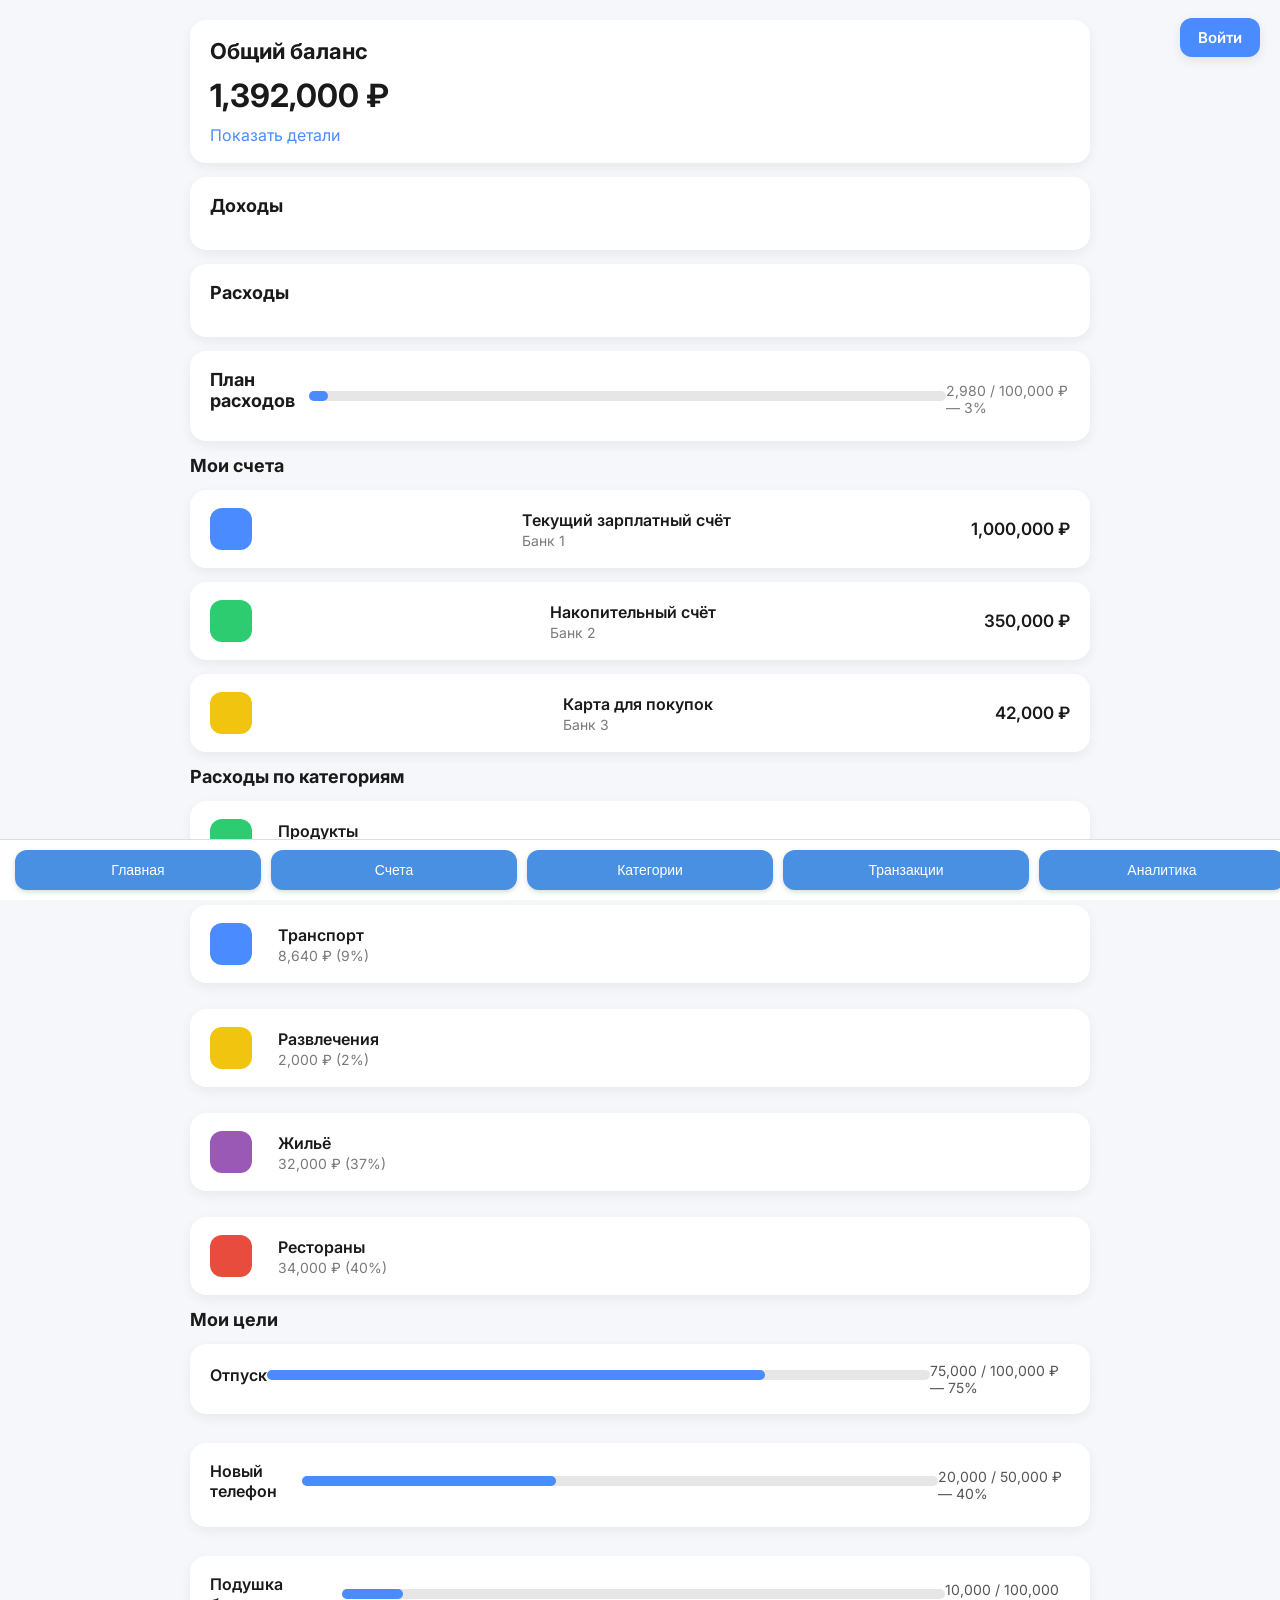
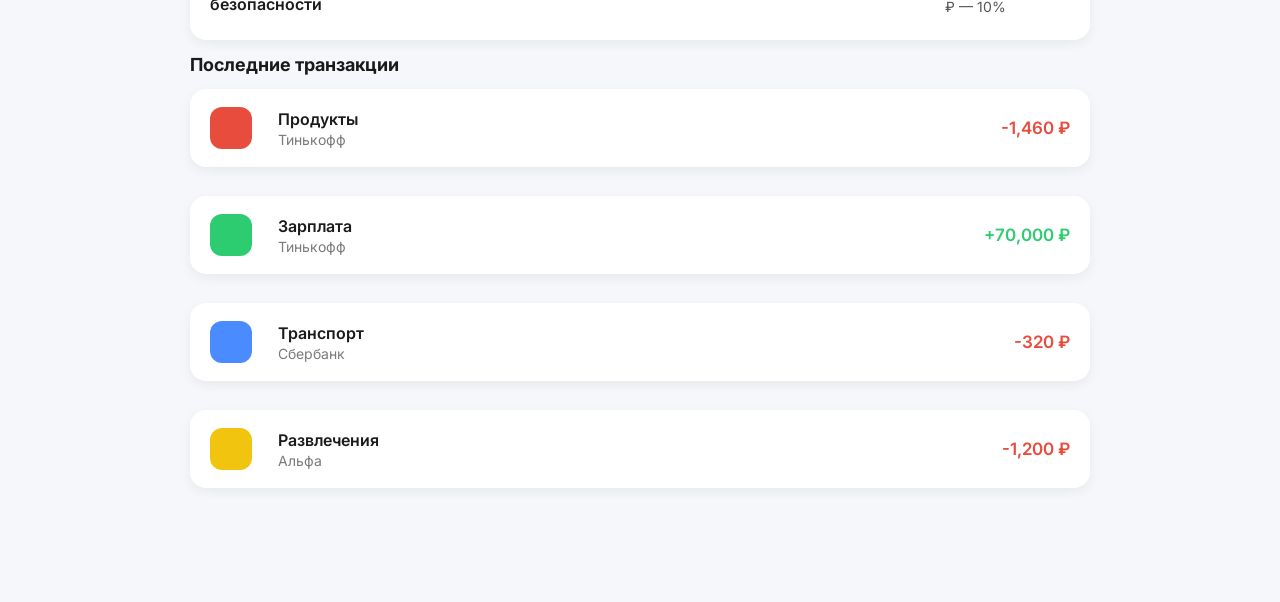
<file: index.html>
<!DOCTYPE html>
<html lang="ru">
<head>
    <meta charset="UTF-8">
    <title>Главная</title>
    <link rel="stylesheet" href="style.css">
    <link href="https://fonts.googleapis.com/css2?family=Inter:wght@400;500;600;700&display=swap" rel="stylesheet">
</head>

<body data-page="home">

    <div class="page-content">

        <!-- Общий баланс -->
        <section class="card section">
            <div>
                <h2>Общий баланс</h2>
                <div class="balance-value" style="font-size:32px; font-weight:700;"></div>
                <div class="balance-link" style="color:var(--blue); margin-top:6px;">Показать детали</div>
            </div>
        </section>

        <!-- Доходы / Расходы -->
        <section class="section">
            <div class="card" style="flex-direction:column; align-items:flex-start;">
                <h3>Доходы</h3>
                <div class="value green" style="font-size:24px; font-weight:700;"></div>
                <div class="percent up text-muted"></div>
            </div>

            <div class="card" style="flex-direction:column; align-items:flex-start; margin-top:14px;">
                <h3>Расходы</h3>
                <div class="value red" style="font-size:24px; font-weight:700;"></div>
                <div class="percent down text-muted"></div>
            </div>
        </section>

        <!-- План расходов -->
        <section class="card section">
            <h3>План расходов</h3>
            <div class="plan-line" style="margin-top:10px;">
                <div class="plan-fill"></div>
            </div>
            <div class="plan-text text-muted" style="margin-top:6px;"></div>
        </section>

        <!-- Мои счета -->
        <section class="section">
            <h3 style="margin-bottom:14px;">Мои счета</h3>
            <div class="accounts-short"></div>
        </section>

        <!-- Категории -->
        <section class="section">
            <h3 style="margin-bottom:14px;">Расходы по категориям</h3>
            <div class="categories-list"></div>
        </section>

        <!-- Цели -->
        <section class="section">
            <h3 style="margin-bottom:14px;">Мои цели</h3>
            <div class="goals-list"></div>
        </section>

        <!-- Последние транзакции -->
        <section class="section">
            <h3 style="margin-bottom:14px;">Последние транзакции</h3>
            <div class="transactions-list"></div>
        </section>

    </div>

    <!-- Новый navbar -->
    <div id="navbar"></div>

    <script src="script.js"></script>
    <script>
        fetch("components/navbar.html")
            .then(res => res.text())
            .then(html => {
                document.getElementById("navbar").innerHTML = html;
            });
    </script>

</body>
</html>
</file>
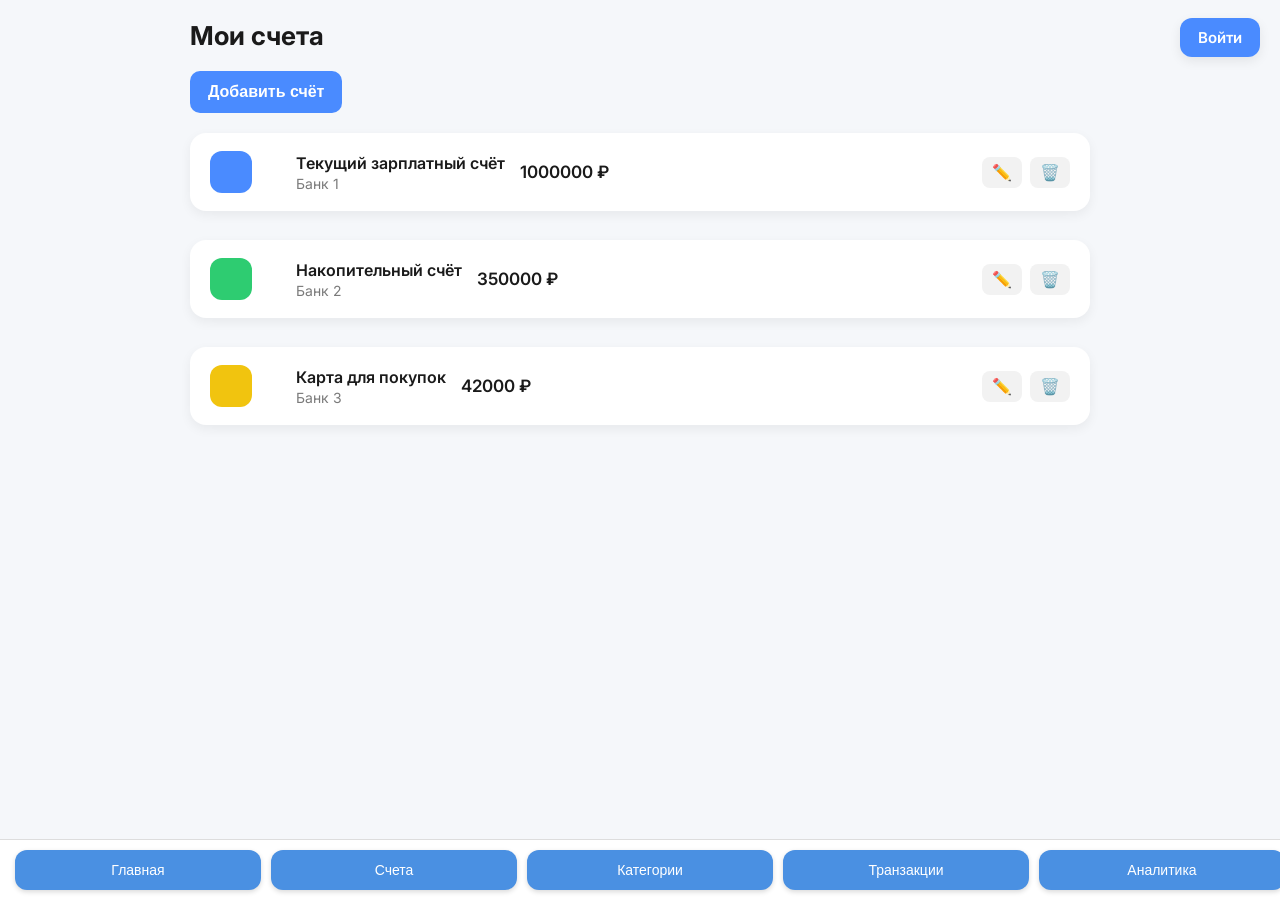
<file: accounts.html>
<!DOCTYPE html>
<html lang="ru">
<head>
    <meta charset="UTF-8">
    <title>Мои счета</title>
    <link rel="stylesheet" href="style.css">
    <link href="https://fonts.googleapis.com/css2?family=Inter:wght@400;500;600;700&display=swap" rel="stylesheet">
</head>

<body data-page="accounts">

    <div class="page-content">

        <h1 class="page-title">Мои счета</h1>

        <button class="btn-add-account" id="addAccountBtn">Добавить счёт</button>

        <section class="accounts-list">

            <!-- Счета будут подставляться динамически через JS -->
            <!-- Пример статичных карточек (можно удалить, если JS сам рендерит) -->

            <div class="account-card">
                <div class="acc-icon blue"></div>
                <div class="account-info">
                    <div class="acc-title">Текущий зарплатный счёт</div>
                    <div class="acc-bank">Банк 1</div>
                </div>
                <div class="acc-value">1 000 000 ₽</div>
            </div>

            <div class="account-card">
                <div class="acc-icon green"></div>
                <div class="account-info">
                    <div class="acc-title">Накопительный счёт</div>
                    <div class="acc-bank">Банк 2</div>
                </div>
                <div class="acc-value">350 000 ₽</div>
            </div>

            <div class="account-card">
                <div class="acc-icon yellow"></div>
                <div class="account-info">
                    <div class="acc-title">Карта для покупок</div>
                    <div class="acc-bank">Банк 3</div>
                </div>
                <div class="acc-value">42 000 ₽</div>
            </div>

        </section>

    </div>

    <div id="navbar"></div>

    <div class="modal" id="accountModal">
    <div class="modal-content">
        <h2 id="modalTitle">Новый счёт</h2>

        <label>Название счёта</label>
        <input type="text" id="accountName">

        <label>Банк</label>
        <input type="text" id="accountBank">

        <label>Цвет</label>
        <select id="accountColor">
            <option value="blue">Синий</option>
            <option value="green">Зелёный</option>
            <option value="yellow">Жёлтый</option>
            <option value="red">Красный</option>
            <option value="purple">Фиолетовый</option>
        </select>

        <div class="modal-actions">
            <button id="saveAccountBtn">Сохранить</button>
            <button id="cancelAccountBtn">Отмена</button>
        </div>
    </div>
</div>

<script src="script.js"></script>
    <script>
        fetch("components/navbar.html")
            .then(res => res.text())
            .then(html => {
                document.getElementById("navbar").innerHTML = html;
            });
    </script>

</body>
</html>
</file>
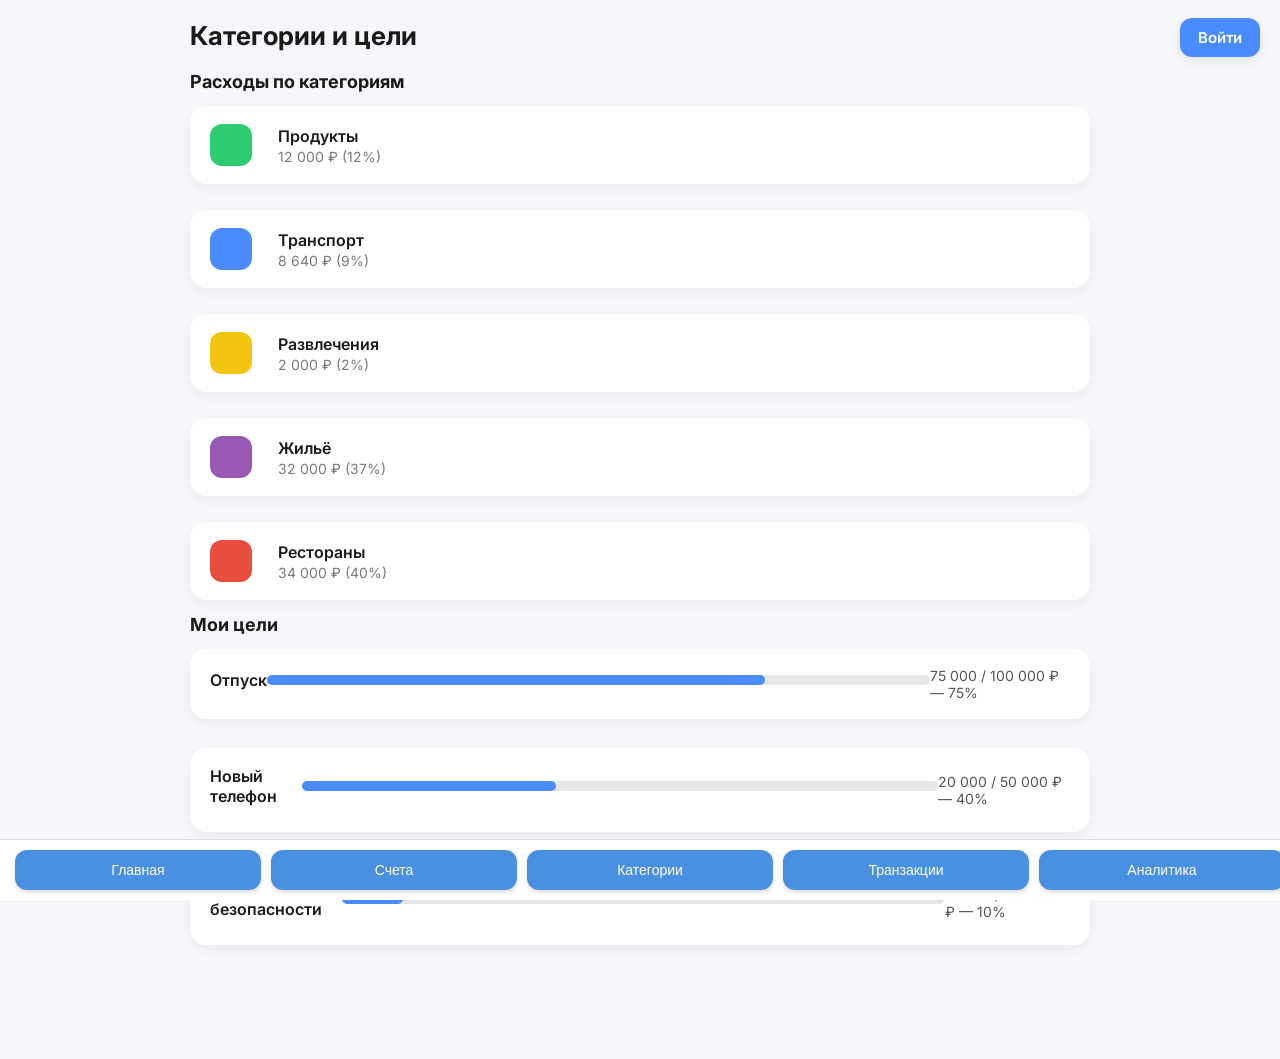
<file: categories.html>
<!DOCTYPE html>
<html lang="ru">
<head>
    <meta charset="UTF-8">
    <title>Категории и цели</title>
    <link rel="stylesheet" href="style.css">
    <link href="https://fonts.googleapis.com/css2?family=Inter:wght@400;500;600;700&display=swap" rel="stylesheet">
</head>

<body data-page="categories">

    <div class="page-content">

        <h1 class="page-title">Категории и цели</h1>

        <!-- КАТЕГОРИИ -->
        <section class="section">
            <h3 style="margin-bottom:14px;">Расходы по категориям</h3>

            <div class="categories-list">

                <div class="category-card">
                    <div class="category-left">
                        <div class="category-icon green"></div>
                        <div class="category-info">
                            <div class="category-title">Продукты</div>
                            <div class="category-percent">12 000 ₽ (12%)</div>
                        </div>
                    </div>
                </div>

                <div class="category-card">
                    <div class="category-left">
                        <div class="category-icon blue"></div>
                        <div class="category-info">
                            <div class="category-title">Транспорт</div>
                            <div class="category-percent">8 640 ₽ (9%)</div>
                        </div>
                    </div>
                </div>

                <div class="category-card">
                    <div class="category-left">
                        <div class="category-icon yellow"></div>
                        <div class="category-info">
                            <div class="category-title">Развлечения</div>
                            <div class="category-percent">2 000 ₽ (2%)</div>
                        </div>
                    </div>
                </div>

                <div class="category-card">
                    <div class="category-left">
                        <div class="category-icon purple"></div>
                        <div class="category-info">
                            <div class="category-title">Жильё</div>
                            <div class="category-percent">32 000 ₽ (37%)</div>
                        </div>
                    </div>
                </div>

                <div class="category-card">
                    <div class="category-left">
                        <div class="category-icon red"></div>
                        <div class="category-info">
                            <div class="category-title">Рестораны</div>
                            <div class="category-percent">34 000 ₽ (40%)</div>
                        </div>
                    </div>
                </div>

            </div>
        </section>

        <!-- ЦЕЛИ -->
        <section class="section">
            <h3 style="margin-bottom:14px;">Мои цели</h3>

            <div class="goals-list">

                <div class="goal-card">
                    <div class="goal-title">Отпуск</div>
                    <div class="goal-progress">
                        <div class="goal-fill" style="width: 75%;"></div>
                    </div>
                    <div class="goal-text">75 000 / 100 000 ₽ — 75%</div>
                </div>

                <div class="goal-card">
                    <div class="goal-title">Новый телефон</div>
                    <div class="goal-progress">
                        <div class="goal-fill" style="width: 40%;"></div>
                    </div>
                    <div class="goal-text">20 000 / 50 000 ₽ — 40%</div>
                </div>

                <div class="goal-card">
                    <div class="goal-title">Подушка безопасности</div>
                    <div class="goal-progress">
                        <div class="goal-fill" style="width: 10%;"></div>
                    </div>
                    <div class="goal-text">10 000 / 100 000 ₽ — 10%</div>
                </div>

            </div>
        </section>

    </div>

    <!-- Новый navbar -->
    <div id="navbar"></div>

    <script src="script.js"></script>
    <script>
        fetch("components/navbar.html")
            .then(res => res.text())
            .then(html => {
                document.getElementById("navbar").innerHTML = html;
            });
    </script>

</body>
</html>
</file>
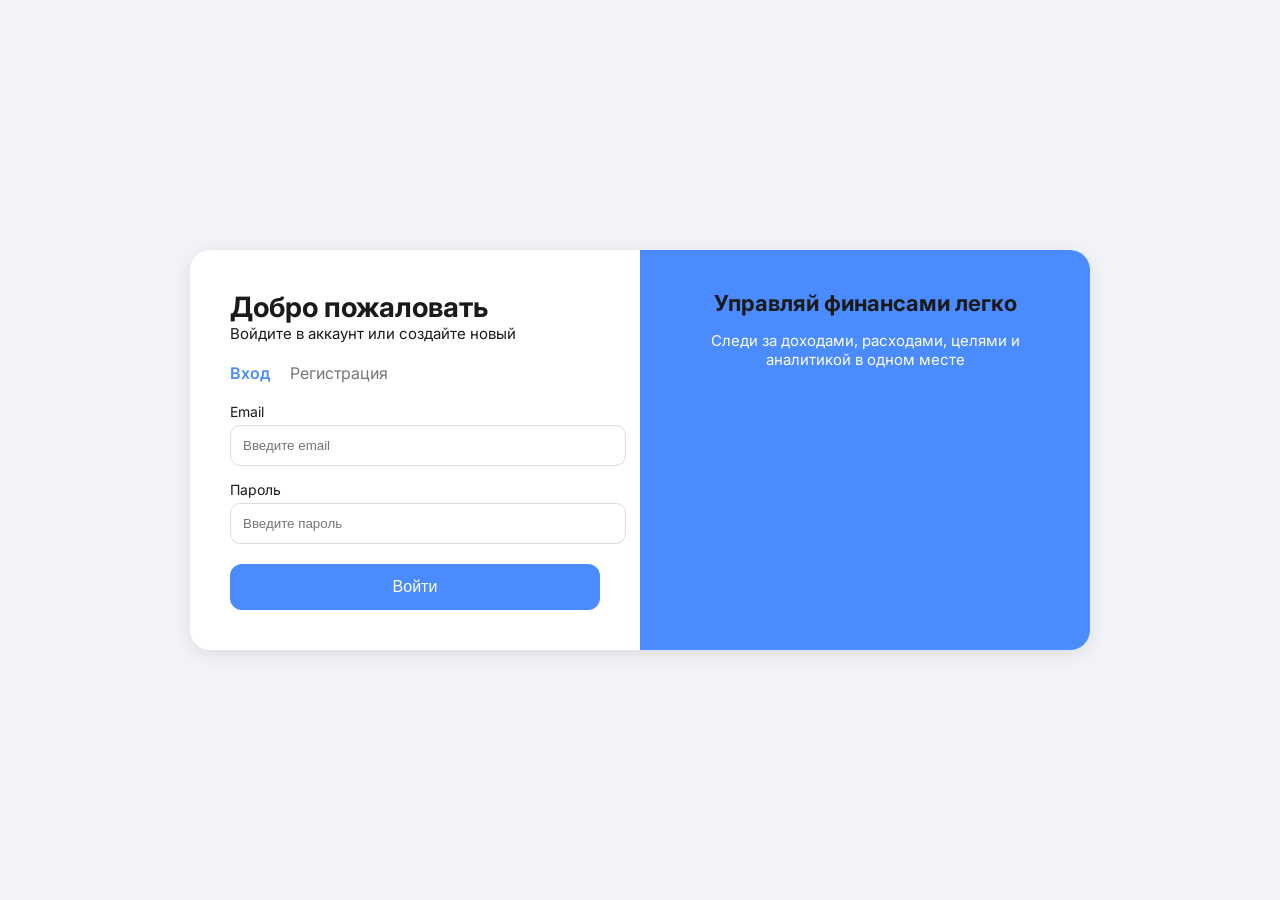
<file: login.html>
<!DOCTYPE html>
<html lang="ru">
<head>
    <meta charset="UTF-8">
    <title>Вход / Регистрация</title>
    <link rel="stylesheet" href="style.css">
    <link href="https://fonts.googleapis.com/css2?family=Inter:wght@400;500;600;700&display=swap" rel="stylesheet">
</head>

<body class="auth-page">

    <div class="auth-container">

        <!-- Левая часть (форма) -->
        <div class="auth-left">

            <div class="auth-title">Добро пожаловать</div>
            <div class="auth-subtitle">Войдите в аккаунт или создайте новый</div>

            <!-- Табы -->
            <div class="auth-tabs">
                <div class="auth-tab active" id="loginTab">Вход</div>
                <div class="auth-tab" id="registerTab">Регистрация</div>
            </div>

            <!-- Форма входа -->
            <form class="auth-form" id="loginForm">

                <label>Email</label>
                <input type="email" placeholder="Введите email">

                <label>Пароль</label>
                <input type="password" placeholder="Введите пароль">

                <button type="button" class="auth-btn">Войти</button>
            </form>

            <!-- Форма регистрации -->
            <form class="auth-form" id="registerForm" style="display: none;">

                <label>Имя</label>
                <input type="text" placeholder="Введите имя">

                <label>Email</label>
                <input type="email" placeholder="Введите email">

                <label>Пароль</label>
                <input type="password" placeholder="Введите пароль">

                <button type="button" class="auth-btn">Создать аккаунт</button>
            </form>

        </div>

        <!-- Правая часть (картинка / текст) -->
        <div class="auth-right">
            <h2>Управляй финансами легко</h2>
            <p>Следи за доходами, расходами, целями и аналитикой в одном месте</p>
        </div>

    </div>

    <script>
        const loginTab = document.getElementById("loginTab");
        const registerTab = document.getElementById("registerTab");

        const loginForm = document.getElementById("loginForm");
        const registerForm = document.getElementById("registerForm");

        loginTab.onclick = () => {
            loginTab.classList.add("active");
            registerTab.classList.remove("active");

            loginForm.style.display = "block";
            registerForm.style.display = "none";
        };

        registerTab.onclick = () => {
            registerTab.classList.add("active");
            loginTab.classList.remove("active");

            loginForm.style.display = "none";
            registerForm.style.display = "block";
        };
    </script>

</body>
</html>
</file>
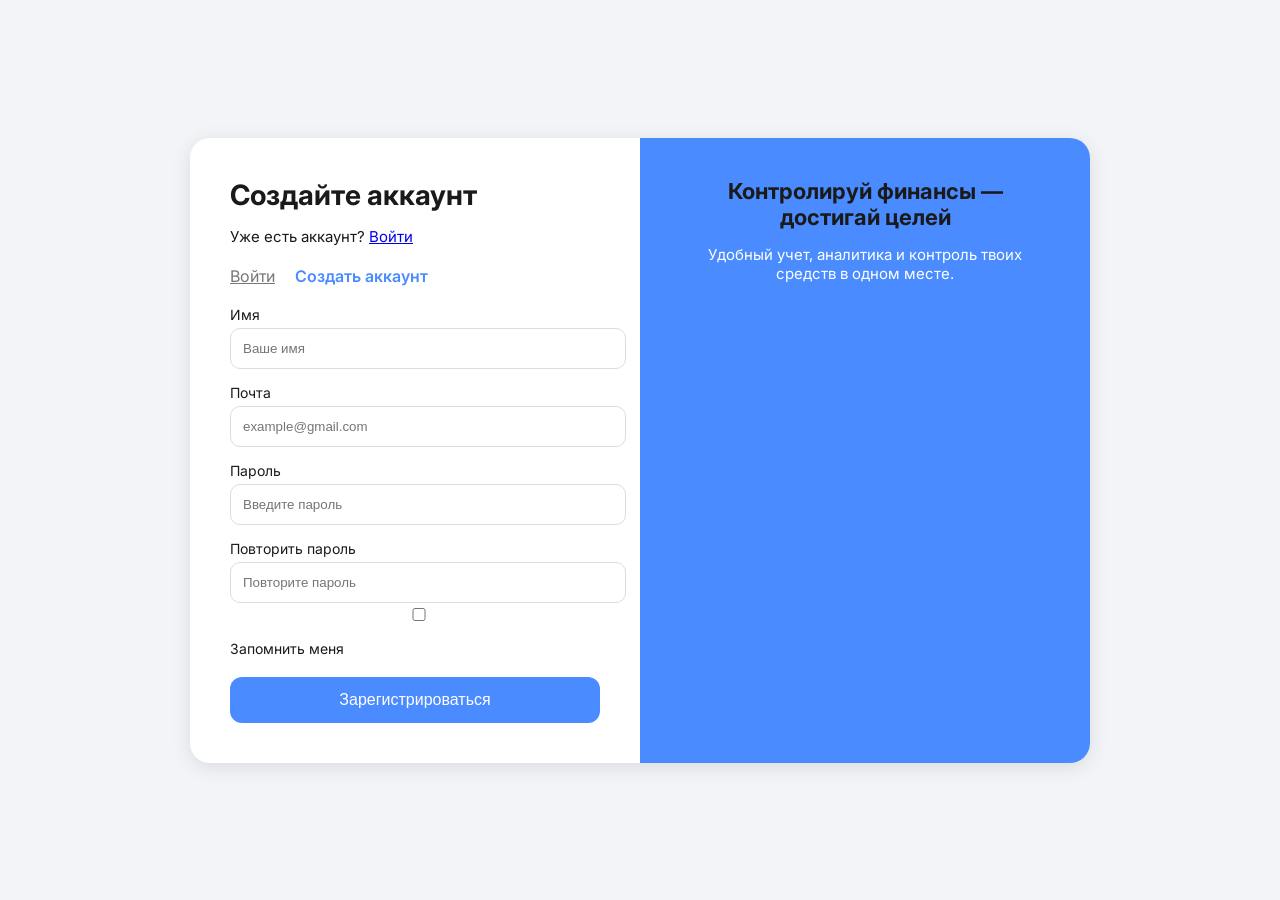
<file: register.html>
<!DOCTYPE html>
<html lang="ru">
<head>
    <meta charset="UTF-8">
    <title>Регистрация</title>
    <link rel="stylesheet" href="style.css">
    <link href="https://fonts.googleapis.com/css2?family=Inter:wght@400;500;600;700&display=swap" rel="stylesheet">
</head>
<body class="auth-page">

<div class="auth-container">
    <div class="auth-left">
        <h1 class="auth-title">Создайте аккаунт</h1>
        <p class="auth-subtitle">Уже есть аккаунт? <a href="login.html">Войти</a></p>

        <div class="auth-tabs">
            <a class="auth-tab" href="login.html">Войти</a>
            <a class="auth-tab active">Создать аккаунт</a>
        </div>

        <form class="auth-form">
            <label>Имя</label>
            <input type="text" placeholder="Ваше имя">

            <label>Почта</label>
            <input type="email" placeholder="example@gmail.com">

            <label>Пароль</label>
            <input type="password" placeholder="Введите пароль">

            <label>Повторить пароль</label>
            <input type="password" placeholder="Повторите пароль">

            <div class="auth-remember">
                <input type="checkbox" id="remember">
                <label for="remember">Запомнить меня</label>
            </div>

            <button class="auth-btn">Зарегистрироваться</button>
        </form>
    </div>

    <div class="auth-right">
        <div class="auth-illustration"></div>
        <h2 class="auth-slogan">Контролируй финансы — достигай целей</h2>
        <p class="auth-desc">Удобный учет, аналитика и контроль твоих средств в одном месте.</p>
    </div>
</div>

</body>
</html>
</file>
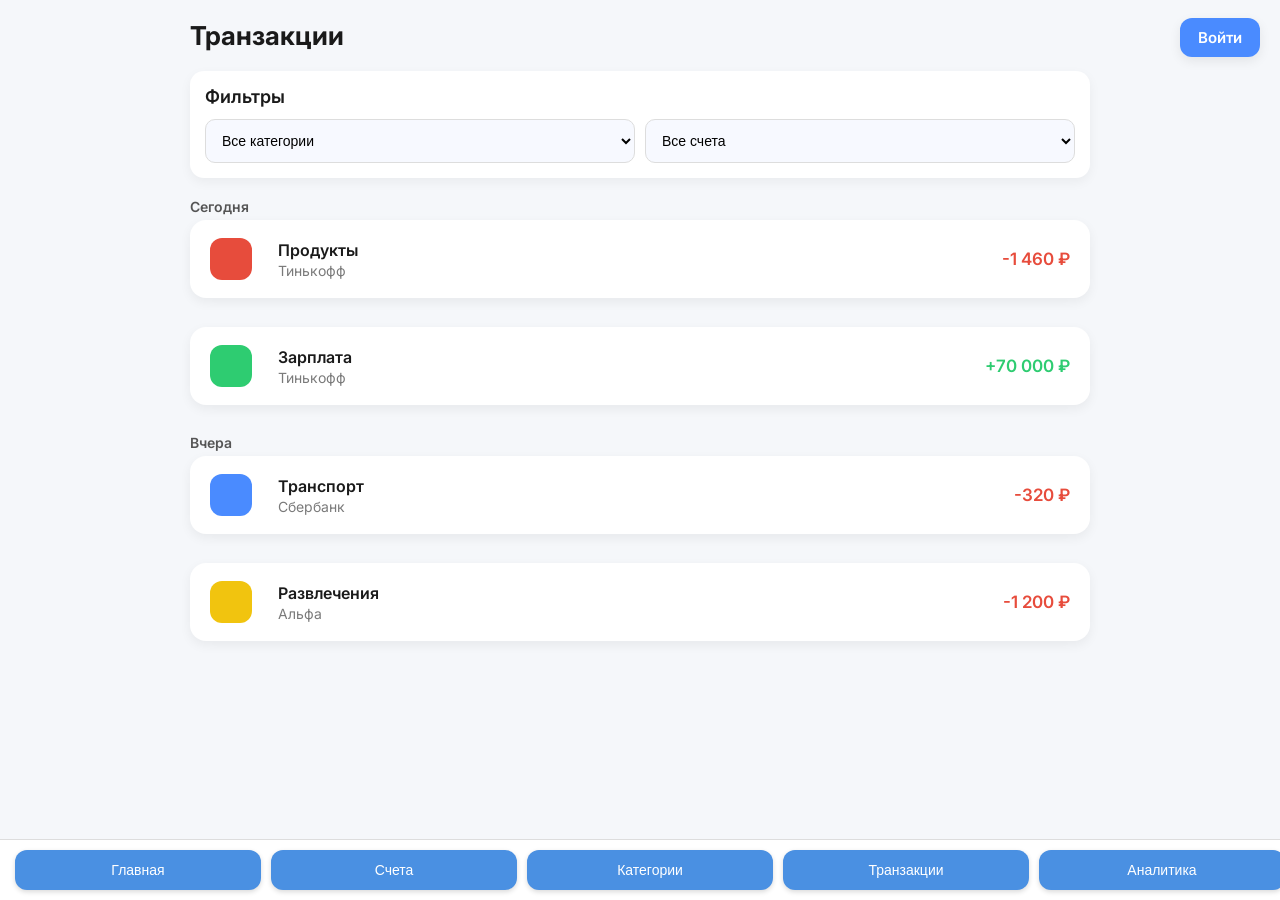
<file: transactions.html>
<!DOCTYPE html>
<html lang="ru">
<head>
    <meta charset="UTF-8">
    <title>Транзакции</title>
    <link rel="stylesheet" href="style.css">
    <link href="https://fonts.googleapis.com/css2?family=Inter:wght@400;500;600;700&display=swap" rel="stylesheet">
</head>

<body data-page="transactions">

    <div class="page-content">

        <h1 class="page-title">Транзакции</h1>

        <!-- Фильтры -->
        <section class="filters-block">
            <div class="filters-title">Фильтры</div>

            <div class="filters-row">
                <select class="filter-select" id="filterCategory">
                    <option value="all">Все категории</option>
                    <option value="Продукты">Продукты</option>
                    <option value="Транспорт">Транспорт</option>
                    <option value="Развлечения">Развлечения</option>
                    <option value="Жильё">Жильё</option>
                    <option value="Рестораны">Рестораны</option>
                </select>

                <select class="filter-select" id="filterAccount">
                    <option value="all">Все счета</option>
                    <option value="Тинькофф">Тинькофф</option>
                    <option value="Сбербанк">Сбербанк</option>
                    <option value="Альфа">Альфа</option>
                </select>
            </div>
        </section>

        <!-- Сегодня -->
        <div class="date-divider">Сегодня</div>

        <section class="transactions-list">

            <div class="transaction-card">
                <div class="transaction-left">
                    <div class="transaction-icon red"></div>
                    <div class="transaction-info">
                        <div class="transaction-title">Продукты</div>
                        <div class="transaction-subtitle">Тинькофф</div>
                    </div>
                </div>
                <div class="transaction-amount red">-1 460 ₽</div>
            </div>

            <div class="transaction-card">
                <div class="transaction-left">
                    <div class="transaction-icon green"></div>
                    <div class="transaction-info">
                        <div class="transaction-title">Зарплата</div>
                        <div class="transaction-subtitle">Тинькофф</div>
                    </div>
                </div>
                <div class="transaction-amount green">+70 000 ₽</div>
            </div>

        </section>

        <!-- Вчера -->
        <div class="date-divider">Вчера</div>

        <section class="transactions-list">

            <div class="transaction-card">
                <div class="transaction-left">
                    <div class="transaction-icon blue"></div>
                    <div class="transaction-info">
                        <div class="transaction-title">Транспорт</div>
                        <div class="transaction-subtitle">Сбербанк</div>
                    </div>
                </div>
                <div class="transaction-amount red">-320 ₽</div>
            </div>

            <div class="transaction-card">
                <div class="transaction-left">
                    <div class="transaction-icon yellow"></div>
                    <div class="transaction-info">
                        <div class="transaction-title">Развлечения</div>
                        <div class="transaction-subtitle">Альфа</div>
                    </div>
                </div>
                <div class="transaction-amount red">-1 200 ₽</div>
            </div>

        </section>

    </div>

    <!-- Новый navbar -->
    <div id="navbar"></div>

    <script src="script.js"></script>

    <script>
        fetch("components/navbar.html")
            .then(res => res.text())
            .then(html => {
                document.getElementById("navbar").innerHTML = html;
            });
    </script>

</body>
</html>
</file>
<file: style.css>
:root {
    /* Основные цвета */
    --blue: #4A8BFF;
    --green: #2ECC71;
    --yellow: #F1C40F;
    --red: #E74C3C;
    --purple: #9B59B6;

    /* Текст */
    --text-main: #1A1A1A;
    --text-muted: #7A7A7A;

    /* Фон */
    --bg: #F5F7FA;
    --white: #FFFFFF;

    /* Тени */
    --shadow-sm: 0 2px 6px rgba(0,0,0,0.05);
    --shadow-md: 0 4px 12px rgba(0,0,0,0.08);
    --shadow-lg: 0 6px 16px rgba(0,0,0,0.12);

    /* Скругления */
    --radius-sm: 10px;
    --radius-md: 14px;
    --radius-lg: 16px;

    /* Отступы */
    --space-xs: 6px;
    --space-sm: 10px;
    --space-md: 16px;
    --space-lg: 22px;
    --space-xl: 28px;
}

/* БАЗОВЫЕ СТИЛИ */

body {
    margin: 0;
    padding: 0;
    font-family: "Inter", sans-serif;
    background: #f2f4f7;
    color: #222;
}

.page-content {
    padding: 20px;
    padding-bottom: 100px;
    max-width: 900px;
    margin: 0 auto;
}

.block {
    background: #ffffff;
    padding: 20px;
    border-radius: 16px;
    margin-bottom: 20px;
    box-shadow: 0 4px 12px rgba(0,0,0,0.05);
}

.block h2,
.block h3 {
    margin: 0 0 12px 0;
    font-size: 20px;
    font-weight: 600;
}

/* НИЖНЕЕ МЕНЮ (NAVBAR) */

.navbar {
  position: fixed;
  bottom: 0;
  left: 0;
  width: 100%;
  display: flex;
  justify-content: space-around;
  background: #fff;
  padding: 10px;
  border-top: 1px solid #ddd;
  z-index: 10;
}

.navbar button {
  background: #4a90e2;
  color: white;
  padding: 12px 18px;
  border-radius: 12px;
  font-size: 14px;
  flex: 1;
  margin: 0 5px;
  box-shadow: 0 2px 5px rgba(0,0,0,0.15);
  border: none;
  cursor: pointer;
}

.navbar button:hover {
  background: #3a78c4;
}

/* ГЛАВНАЯ СТРАНИЦА */

/* Общий баланс */
.balance-block {
    text-align: center;
}

.balance-value {
    font-size: 32px;
    font-weight: 700;
    margin: 10px 0;
}

.balance-link {
    color: #4a8bff;
    font-size: 16px;
    cursor: pointer;
}

/* Доходы и расходы */
.income-expense {
    display: flex;
    justify-content: space-between;
    gap: 20px;
}

.income, .expense {
    width: 48%;
}

.value {
    font-size: 24px;
    font-weight: 700;
}

.green {
    color: #2ecc71;
}

.red {
    color: #e74c3c;
}

.percent {
    font-size: 16px;
    margin-top: 4px;
}

.up {
    color: #2ecc71;
}

.down {
    color: #e74c3c;
}

/* План расходов */
.plan-line {
    width: 100%;
    height: 10px;
    background: #e6e6e6;
    border-radius: 10px;
    margin: 10px 0;
}

.plan-fill {
    height: 10px;
    background: #4a8bff;
    border-radius: 10px;
}

.plan-text {
    font-size: 14px;
    color: #555;
}

/* Мои счета */
.account-card {
    display: flex;
    align-items: center;
    background: #f7f9ff;
    padding: 15px;
    border-radius: 12px;
    margin-bottom: 12px;
}

.acc-icon {
    width: 40px;
    height: 40px;
    border-radius: 12px;
    margin-right: 15px;
}

.acc-icon.blue { background: #4a8bff; }
.acc-icon.green { background: #2ecc71; }
.acc-icon.yellow { background: #f1c40f; }

.acc-info {
    flex-grow: 1;
}

.acc-title {
    font-weight: 600;
}

.acc-bank {
    font-size: 14px;
    color: #777;
}

.acc-value {
    font-weight: 700;
}

/* Категории */
.cat-item {
    display: flex;
    justify-content: space-between;
    padding: 8px 0;
    border-bottom: 1px solid #eee;
}

.cat-item:last-child {
    border-bottom: none;
}

/* Цели */
.goal-card {
    background: #f7f9ff;
    padding: 15px;
    border-radius: 12px;
    margin-bottom: 12px;
}

.goal-title {
    font-weight: 600;
    margin-bottom: 8px;
}

.goal-progress {
    width: 100%;
    height: 10px;
    background: #e6e6e6;
    border-radius: 10px;
    margin-bottom: 8px;
}

.goal-fill {
    height: 10px;
    background: #4a8bff;
    border-radius: 10px;
}

.goal-text {
    font-size: 14px;
    color: #555;
}

/* Последние транзакции */
.tr-item {
    display: flex;
    justify-content: space-between;
    padding: 10px 0;
    border-bottom: 1px solid #eee;
}

.tr-item:last-child {
    border-bottom: none;
}

/* ЛОГИН РЕГИСТРАЦИЯ */

.auth-page {
    background: #f2f4f7;
    height: 100vh;
    display: flex;
    justify-content: center;
    align-items: center;
}

.auth-container {
    width: 900px;
    background: #fff;
    border-radius: 20px;
    display: flex;
    overflow: hidden;
    box-shadow: 0 4px 20px rgba(0,0,0,0.1);
}

.auth-left {
    width: 50%;
    padding: 40px;
}

.auth-right {
    width: 50%;
    background: #4a8bff;
    color: #fff;
    padding: 40px;
    text-align: center;
}

.auth-title {
    font-size: 28px;
    font-weight: 700;
}

.auth-subtitle {
    margin-bottom: 20px;
}

.auth-tabs {
    display: flex;
    gap: 20px;
    margin-bottom: 20px;
}

.auth-tab {
    font-size: 16px;
    color: #777;
    cursor: pointer;
}

.auth-tab.active {
    color: #4a8bff;
    font-weight: 600;
}

.auth-form label {
    display: block;
    margin-top: 15px;
    font-size: 14px;
}

.auth-form input {
    width: 100%;
    padding: 12px;
    border-radius: 10px;
    border: 1px solid #ddd;
    margin-top: 5px;
}

.auth-btn {
    width: 100%;
    padding: 14px;
    background: #4a8bff;
    color: #fff;
    border: none;
    border-radius: 12px;
    margin-top: 20px;
    cursor: pointer;
    font-size: 16px;
}

.auth-btn:hover {
    background: #3a78e0;
}

.login-btn-top {
    position: fixed;
    top: 18px;
    right: 20px;
    z-index: 999;

    background: var(--blue);
    color: #fff;
    padding: 10px 18px;
    border-radius: 12px;

    font-size: 15px;
    font-weight: 600;
    text-decoration: none;

    box-shadow: var(--shadow-md);
    transition: 0.2s ease;
}

.login-btn-top:hover {
    background: #3A78E0;
    box-shadow: var(--shadow-lg);
}

/* На страницах логина/регистрации кнопку скрываем */
.auth-page .login-btn-top {
    display: none;
}


/* СТРАНИЦА СЧЕТА (accounts.html) */

.page-title {
    font-size: 26px;
    font-weight: 700;
    margin-bottom: 20px;
}

.accounts-list {
    display: flex;
    flex-direction: column;
    gap: 15px;
}

.account-card {
    display: flex;
    align-items: center;
    gap: 15px;
    padding: 15px;
    border-radius: 12px;
    background: #fff;
    margin-bottom: 12px;
    box-shadow: 0 2px 6px rgba(0,0,0,0.05);
}


.acc-icon {
    width: 40px;
    height: 40px;
    border-radius: 12px;
    margin-right: 15px;
}

.acc-icon.blue { background: #4a8bff; }
.acc-icon.green { background: #2ecc71; }
.acc-icon.yellow { background: #f1c40f; }

.acc-info {
    flex-grow: 1;
}

.acc-title {
    font-weight: 600;
}

.acc-bank {
    font-size: 14px;
    color: #777;
}

.acc-value {
    font-weight: 700;
}

/* СТРАНИЦА КАТЕГОРИИ И ЦЕЛИ */

/* Заголовок страницы */
.page-title {
    font-size: 26px;
    font-weight: 700;
    margin-bottom: 20px;
}

/* Контейнер категорий */
.categories-list {
    display: flex;
    flex-direction: column;
    gap: 12px;
}

/* Элемент категории */
.category-card {
    background: #ffffff;
    padding: 15px;
    border-radius: 14px;
    display: flex;
    justify-content: space-between;
    align-items: center;
    box-shadow: 0 4px 12px rgba(0,0,0,0.05);
}

.category-left {
    display: flex;
    align-items: center;
    gap: 12px;
}

.category-icon {
    width: 40px;
    height: 40px;
    border-radius: 12px;
}

.category-icon.red { background: #e74c3c; }
.category-icon.green { background: #2ecc71; }
.category-icon.blue { background: #4a8bff; }
.category-icon.yellow { background: #f1c40f; }
.category-icon.purple { background: #9b59b6; }

.category-info {
    display: flex;
    flex-direction: column;
}

.category-title {
    font-size: 16px;
    font-weight: 600;
}

.category-percent {
    font-size: 14px;
    color: #777;
}

/* Цели */
.goals-list {
    display: flex;
    flex-direction: column;
    gap: 15px;
}

.goal-card {
    background: #ffffff;
    padding: 15px;
    border-radius: 14px;
    box-shadow: 0 4px 12px rgba(0,0,0,0.05);
}

.goal-title {
    font-size: 16px;
    font-weight: 600;
    margin-bottom: 8px;
}

.goal-progress {
    width: 100%;
    height: 10px;
    background: #e6e6e6;
    border-radius: 10px;
    margin-bottom: 8px;
}

.goal-fill {
    height: 10px;
    background: #4a8bff;
    border-radius: 10px;
}

.goal-text {
    font-size: 14px;
    color: #555;
}

/* СТРАНИЦА АНАЛИТИКА */

/* Заголовок страницы */
.page-title {
    font-size: 26px;
    font-weight: 700;
    margin-bottom: 20px;
}

/* Контейнер аналитики */
.analytics-block {
    display: flex;
    flex-direction: column;
    gap: 20px;
}

/* Карточка аналитики */
.analytics-card {
    background: #ffffff;
    padding: 20px;
    border-radius: 16px;
    box-shadow: 0 4px 12px rgba(0,0,0,0.05);
}

/* Заголовок блока */
.analytics-card h3 {
    margin: 0 0 12px 0;
    font-size: 20px;
    font-weight: 600;
}

/* Подписи под графиками */
.chart-info {
    font-size: 14px;
    color: #777;
    margin-top: 10px;
}

/* Легенда графиков */
.chart-legend {
    display: flex;
    gap: 15px;
    margin-top: 10px;
}

.legend-item {
    display: flex;
    align-items: center;
    gap: 6px;
    font-size: 14px;
}

.legend-color {
    width: 14px;
    height: 14px;
    border-radius: 4px;
}

.legend-green { background: #2ecc71; }
.legend-red { background: #e74c3c; }
.legend-blue { background: #4a8bff; }
.legend-yellow { background: #f1c40f; }
.legend-purple { background: #9b59b6; }

/* Карточки статистики */
.stats-grid {
    display: grid;
    grid-template-columns: repeat(2, 1fr);
    gap: 15px;
}

.stat-card {
    background: #f7f9ff;
    padding: 15px;
    border-radius: 14px;
    text-align: center;
}

.stat-title {
    font-size: 14px;
    color: #777;
}

.stat-value {
    font-size: 22px;
    font-weight: 700;
    margin-top: 6px;
}

/* Таблица категорий */
.analytics-table {
    width: 100%;
    border-collapse: collapse;
    margin-top: 10px;
}

.analytics-table th,
.analytics-table td {
    padding: 10px 0;
    border-bottom: 1px solid #eee;
    font-size: 14px;
}

.analytics-table th {
    text-align: left;
    color: #777;
    font-weight: 600;
}

.analytics-table td:last-child {
    text-align: right;
    font-weight: 600;
}

/* Прогресс-бары категорий */
.cat-progress {
    width: 100%;
    height: 8px;
    background: #e6e6e6;
    border-radius: 10px;
    margin-top: 6px;
}

.cat-fill {
    height: 8px;
    border-radius: 10px;
}

.cat-fill.green { background: #2ecc71; }
.cat-fill.red { background: #e74c3c; }
.cat-fill.blue { background: #4a8bff; }
.cat-fill.yellow { background: #f1c40f; }
.cat-fill.purple { background: #9b59b6; }

/* Графики Chart.js */
canvas {
    width: 100% !important;
    height: auto !important;
    margin-top: 10px;
}

/*  СТРАНИЦА ТРАНЗАКЦИИ */

/* Заголовок страницы */
.page-title {
    font-size: 26px;
    font-weight: 700;
    margin-bottom: 20px;
}

/* Контейнер списка транзакций */
.transactions-list {
    display: flex;
    flex-direction: column;
    gap: 15px;
}

/* Карточка транзакции */
.transaction-card {
    background: #ffffff;
    padding: 15px;
    border-radius: 14px;
    display: flex;
    justify-content: space-between;
    align-items: center;
    box-shadow: 0 4px 12px rgba(0,0,0,0.05);
}

/* Левая часть */
.transaction-left {
    display: flex;
    align-items: center;
    gap: 12px;
}

/* Иконка категории */
.transaction-icon {
    width: 40px;
    height: 40px;
    border-radius: 12px;
}

.transaction-icon.red { background: #e74c3c; }
.transaction-icon.green { background: #2ecc71; }
.transaction-icon.blue { background: #4a8bff; }
.transaction-icon.yellow { background: #f1c40f; }
.transaction-icon.purple { background: #9b59b6; }

/* Информация о транзакции */
.transaction-info {
    display: flex;
    flex-direction: column;
}

.transaction-title {
    font-size: 16px;
    font-weight: 600;
}

.transaction-subtitle {
    font-size: 14px;
    color: #777;
}

/* Сумма */
.transaction-amount {
    font-size: 18px;
    font-weight: 700;
}

.transaction-amount.red {
    color: #e74c3c;
}

.transaction-amount.green {
    color: #2ecc71;
}

/* Фильтры */
.filters-block {
    background: #ffffff;
    padding: 15px;
    border-radius: 14px;
    margin-bottom: 20px;
    box-shadow: 0 4px 12px rgba(0,0,0,0.05);
}

.filters-title {
    font-size: 18px;
    font-weight: 600;
    margin-bottom: 12px;
}

.filters-row {
    display: flex;
    gap: 10px;
}

.filter-select {
    flex: 1;
    padding: 12px;
    border-radius: 10px;
    border: 1px solid #ddd;
    background: #f7f9ff;
    font-size: 14px;
}

/* Дата */
.transaction-date {
    font-size: 14px;
    color: #999;
    margin-bottom: 6px;
}

/* Разделитель по датам */
.date-divider {
    font-size: 14px;
    font-weight: 600;
    color: #555;
    margin: 15px 0 5px 0;
}

/*  БАЗОВЫЕ КАРТОЧКИ */

.card,
.account-card,
.category-card,
.goal-card,
.transaction-card {
    background: #ffffff;
    border-radius: 16px;
    padding: 18px 20px;
    margin-bottom: 14px;

    display: flex;
    align-items: center;
    justify-content: space-between;

    box-shadow: 0 4px 12px rgba(0,0,0,0.06);
    transition: transform 0.15s ease, box-shadow 0.15s ease;
}

.card:hover,
.account-card:hover,
.category-card:hover,
.goal-card:hover,
.transaction-card:hover {
    transform: translateY(-2px);
    box-shadow: 0 6px 16px rgba(0,0,0,0.10);
}

/* ИКОНКИ */

.acc-icon,
.category-icon,
.transaction-icon {
    width: 42px;
    height: 42px;
    border-radius: 12px;
    flex-shrink: 0;
}

/* ТЕКСТ В КАРТОЧКАХ */

.account-info,
.category-info,
.transaction-info {
    margin-left: 14px;
    display: flex;
    flex-direction: column;
}

.acc-title,
.category-title,
.transaction-title {
    font-size: 16px;
    font-weight: 600;
    color: #1A1A1A;
}

.acc-bank,
.category-percent,
.transaction-subtitle {
    font-size: 14px;
    color: #7A7A7A;
    margin-top: 2px;
}

/* СУММЫ */

.acc-value,
.transaction-amount {
    font-size: 17px;
    font-weight: 600;
}

.transaction-amount.green { color: #2ECC71; }
.transaction-amount.red { color: #E74C3C; }

body {
    font-family: 'Inter', sans-serif;
    background: #F5F7FA;
    color: #1A1A1A;
    margin: 0;
    padding: 0;
}

/* Заголовки */
h1, h2, h3 {
    font-weight: 700;
    margin: 0 0 12px 0;
    color: #1A1A1A;
}

h1 { font-size: 26px; }
h2 { font-size: 22px; }
h3 { font-size: 18px; }

/* Обычный текст */
p, span, div {
    font-size: 15px;
    font-weight: 400;
}

/* Второстепенный текст */
.text-muted {
    color: #7A7A7A;
    font-size: 14px;
}

/* Жирный текст */
.text-bold {
    font-weight: 600;
}


/* Кнопка "Добавить счёт" */
.btn-add-account {
    background: var(--blue);
    color: #fff;
    padding: 12px 18px;
    border-radius: 10px;
    border: none;
    font-size: 16px;
    font-weight: 600;
    cursor: pointer;
    margin-bottom: 20px;
    transition: 0.2s;
}

.btn-add-account:hover {
    background: #0056d6;
}

/* Кнопки действий в карточке */
.acc-actions {
    display: flex;
    gap: 10px;
    margin-left: auto;
}

.acc-actions button {
    background: #f2f2f2;
    border: none;
    padding: 6px 10px;
    border-radius: 8px;
    cursor: pointer;
    font-size: 16px;
    transition: 0.2s;
}

.acc-actions button:hover {
    background: #e0e0e0;
}

.acc-actions .delete-account:hover {
    background: #ffdddd;
}

.acc-actions .edit-account:hover {
    background: #ddeaff;
}

/* Модальное окно */
.modal {
    position: fixed;
    top: 0;
    left: 0;
    width: 100%;
    height: 100%;
    background: rgba(0,0,0,0.45);
    display: none;
    justify-content: center;
    align-items: center;
    z-index: 999;
}

/* Контент модального окна */
.modal-content {
    background: #fff;
    padding: 25px;
    border-radius: 14px;
    width: 360px;
    display: flex;
    flex-direction: column;
    gap: 12px;
    animation: modalShow 0.25s ease;
}

@keyframes modalShow {
    from { transform: translateY(-20px); opacity: 0; }
    to   { transform: translateY(0); opacity: 1; }
}

.modal-content h2 {
    margin: 0 0 10px 0;
    font-size: 20px;
    font-weight: 700;
}

/* Поля формы */
.modal-content input,
.modal-content select {
    padding: 10px;
    border-radius: 8px;
    border: 1px solid #ccc;
    font-size: 15px;
}

/* Кнопки в модальном окне */
.modal-actions {
    display: flex;
    justify-content: space-between;
    margin-top: 10px;
}

.modal-actions button {
    padding: 10px 16px;
    border-radius: 8px;
    border: none;
    cursor: pointer;
    font-weight: 600;
    transition: 0.2s;
}

#saveAccountBtn {
    background: var(--green);
    color: #fff;
}

#saveAccountBtn:hover {
    background: #0f9f4f;
}

#cancelAccountBtn {
    background: #ddd;
}

#cancelAccountBtn:hover {
    background: #ccc;
}


.acc-actions {
    display: flex;
    gap: 8px;
}

.edit-account,
.delete-account {
    background: none;
    border: none;
    cursor: pointer;
    font-size: 18px;
    padding: 4px;
}
</file>
